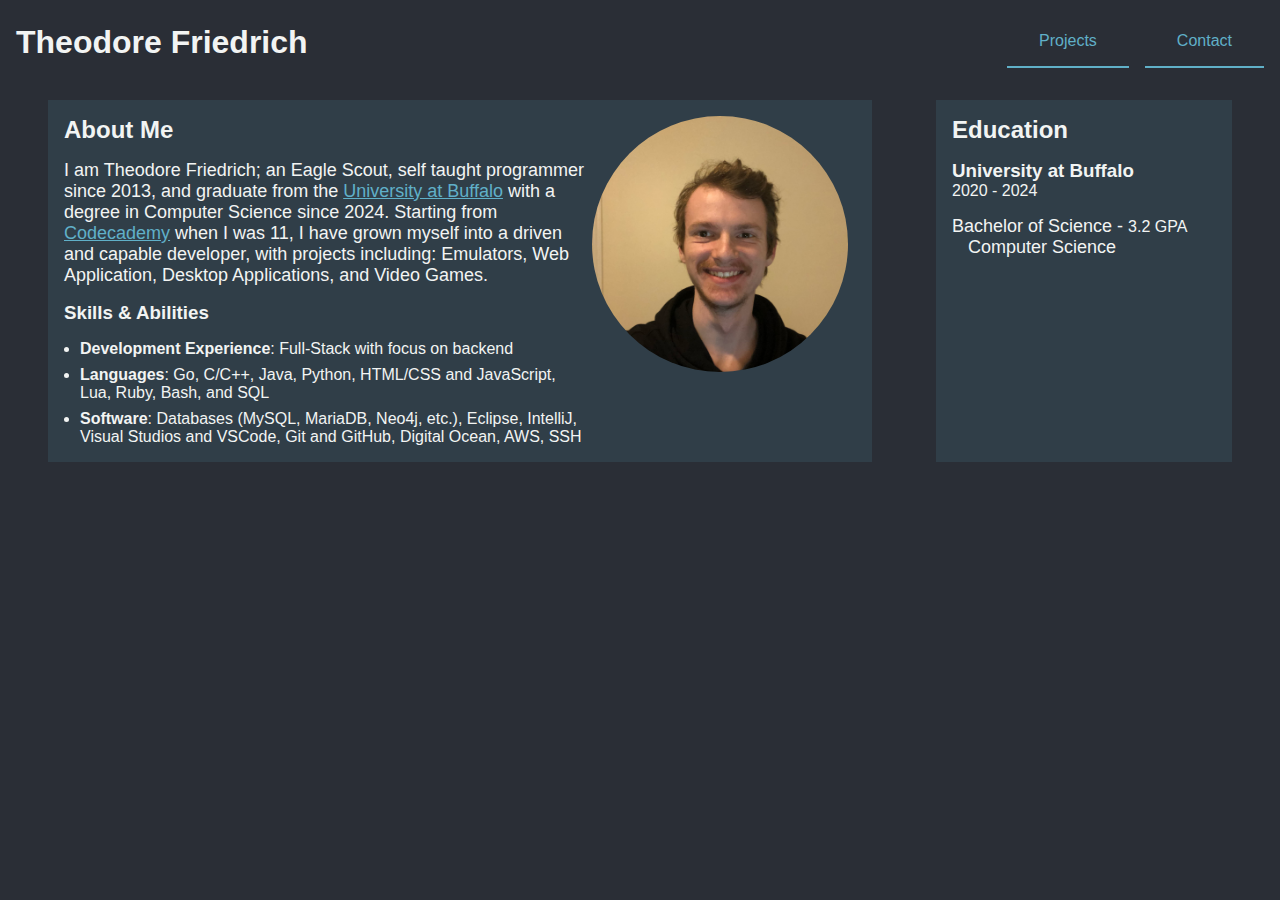
<file: index.html>
<!DOCTYPE html>

<html lang="en">
    <head>
        <meta charset="UTF-8">
        <meta name="viewport" content="width=device-width, initial-scale=1.0">

        <link rel="stylesheet" href="/public/styles/main.css">

        <title>Theodore Friedrich</title>
    </head>
    <body>
        <header>
            <h1>Theodore Friedrich</h1>
            <nav>
                <ul>
                    <li><a href="/projects">Projects</a></li>
                    <li><a href="/contact.html">Contact</a></li>
                </ul>
            </nav>
        </header>
        <main class="index">
            <section id="about-me">
                <div>
                    <h2>About Me</h2>
                    <p>I am Theodore Friedrich; an Eagle Scout, self taught programmer since 2013, and graduate from the <a href="https://www.buffalo.edu/">University at Buffalo</a> with a degree in Computer Science since 2024.
                    Starting from <a href="https://www.codecademy.com/">Codecademy</a> when I was 11, I have grown myself into a driven and capable developer, with projects including: Emulators, Web Application, Desktop Applications, and Video Games.</p>
                    <h3>Skills & Abilities</h3>
                    <ul>
                        <li><b>Development Experience</b>: Full-Stack with focus on backend</li>
                        <li><b>Languages</b>: Go, C/C++, Java, Python, HTML/CSS and JavaScript, Lua, Ruby, Bash, and SQL</li>
                        <li><b>Software</b>: Databases (MySQL, MariaDB, Neo4j, etc.), Eclipse, IntelliJ, Visual Studios and VSCode, Git and GitHub, Digital Ocean, AWS, SSH</li>
                    </ul>
                </div>
                <img id="me" src="/public/images/me.jpg"/>
            </section>
            <section>
                <h2>Education</h2>
                <div>
                    <h3>University at Buffalo</h3>
                    <span><time datetime="2020-09">2020</time> - <time datetime="2024-05">2024</time></span>
                    <div class="degree">
                        <p>Bachelor of Science - <span>3.2 GPA</span></p>
                        <p>Computer Science</p>
                    </div>
                </div>
            </section>
        </main>
    </body>
</html>
</file>
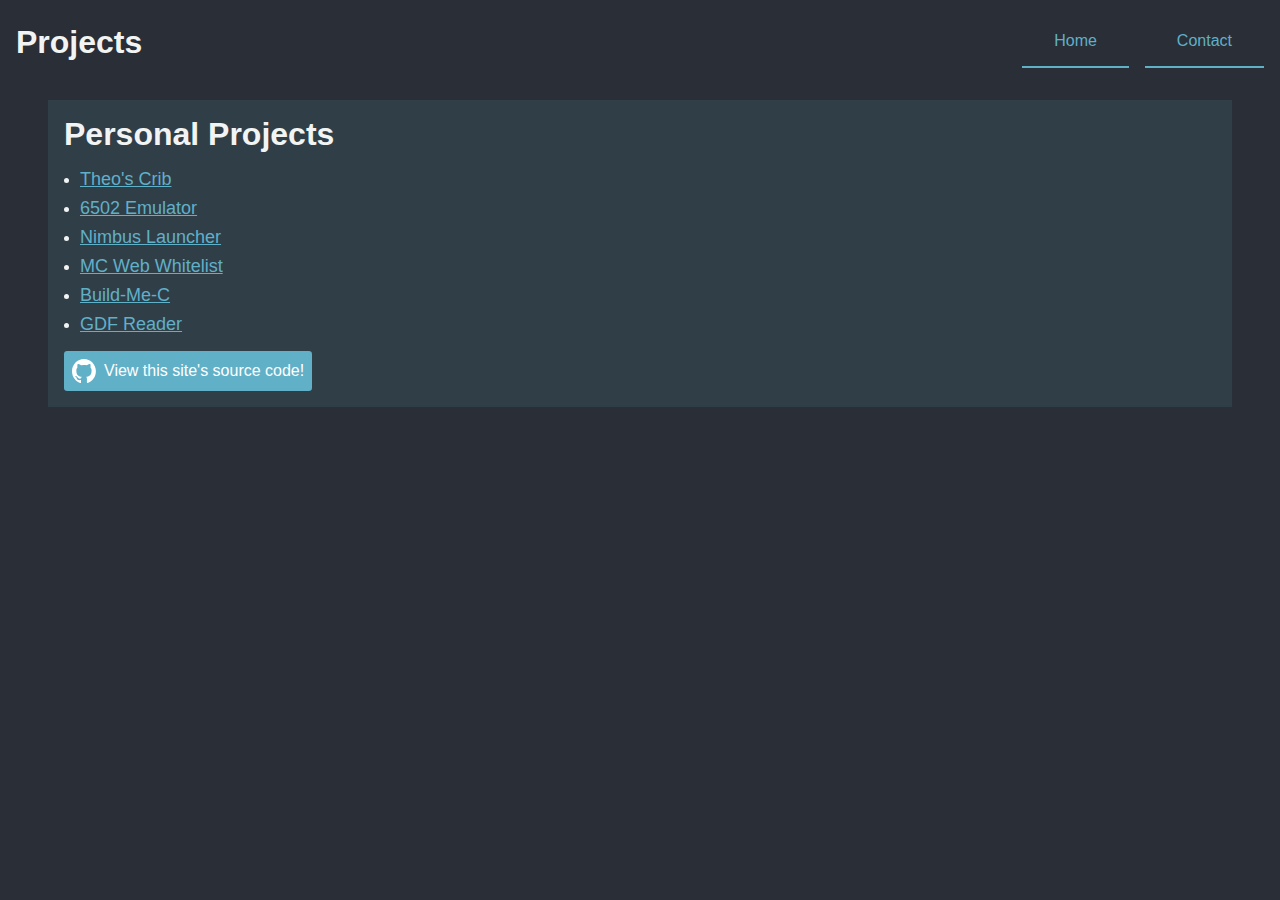
<file: projects/index.html>
<!DOCTYPE html>

<html lang="en">
    <head>
        <meta charset="UTF-8">
        <meta name="viewport" content="width=device-width, initial-scale=1.0">

        <link rel="stylesheet" href="/public/styles/main.css">
        <link rel="stylesheet" href="/public/styles/projects.css">

        <title>Projects</title>
    </head>
    <body>
        <header>
            <h1>Projects</h1>
            <nav>
                <ul>
                    <li><a href="/">Home</a></li>
                    <li><a href="/contact.html">Contact</a></li>
                </ul>
            </nav>
        </header>
        <main>
            <section>
                <h1>Personal Projects</h1>
                <ul>
                    <li><a href="/projects/theoscrib.html">Theo's Crib</a></li>
                    <li><a href="/projects/6502.html">6502 Emulator</a></li>
                    <li><a href="/projects/nimbus-launcher.html">Nimbus Launcher</a></li>
                    <li><a href="/projects/mc-web-whitelist.html">MC Web Whitelist</a></li>
                    <li><a href="/projects/build-me-c.html">Build-Me-C</a></li>
                    <li><a href="/projects/gdf-reader.html">GDF Reader</a></li>
                </ul>
                <a class="gh-link" href="https://github.com/I-Am-Dench/tcfriedrich" target="_blank" rel="noreferrer noopener">View this site's source code!</a>
            </section>
        </main>
    </body>
</html>
</file>
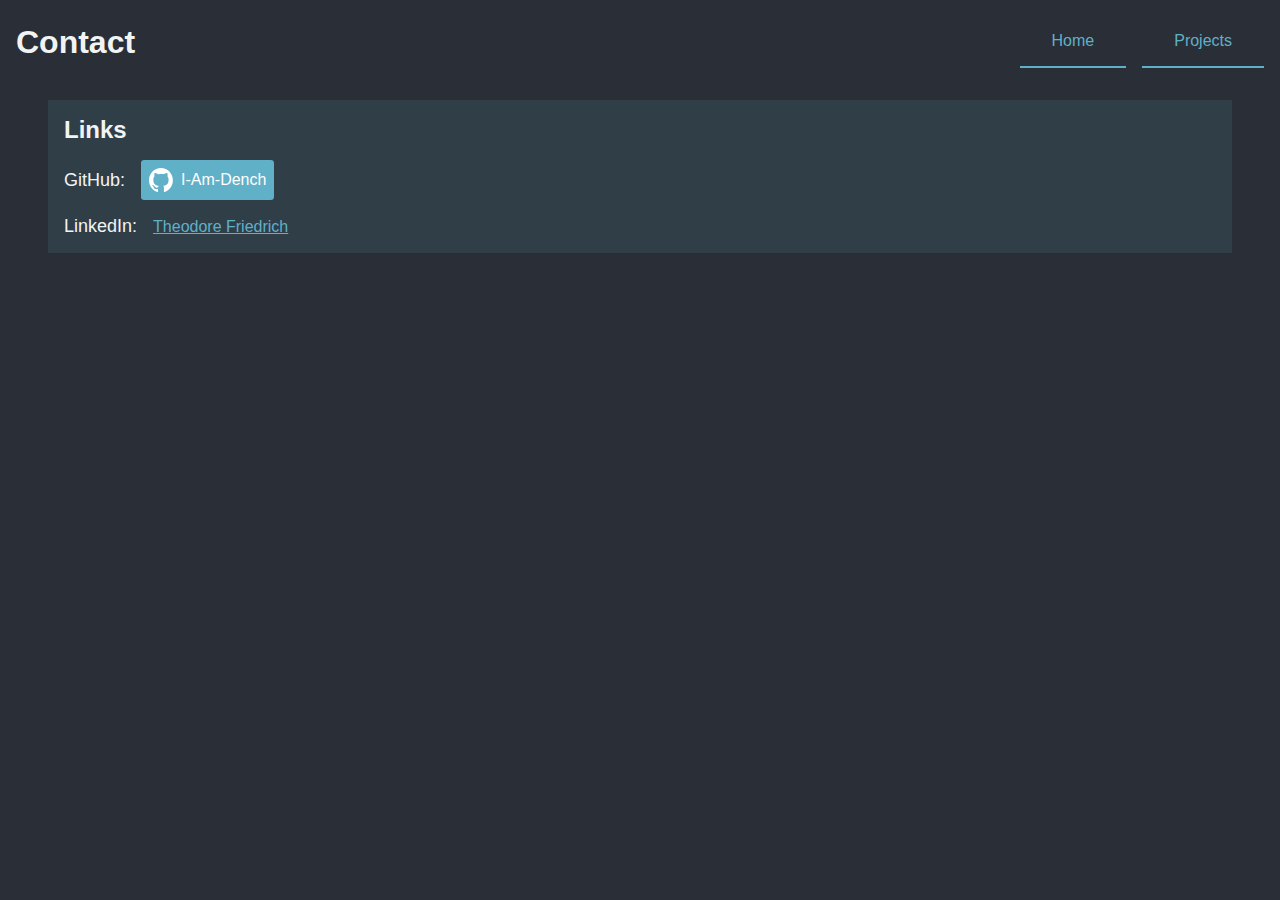
<file: contact.html>
<!DOCTYPE html>

<html lang="en">
    <head>
        <meta charset="UTF-8">
        <meta name="viewport" content="width=device-width, initial-scale=1.0">

        <link rel="stylesheet" href="/public/styles/main.css">

        <title>Contact</title>
    </head>
    <body>
        <header>
            <h1>Contact</h1>
            <nav>
                <ul>
                    <li><a href="/">Home</a></li>
                    <li><a href="/projects">Projects</a></li>
                </ul>
            </nav>
        </header>
        <main>
            <section>
                <h2>Links</h2>
                <div class="contact-link">
                    <p>GitHub:</p>
                    <a class="gh-link" href="https://github.com/I-Am-Dench" target="_blank" rel="noreferrer noopener">I-Am-Dench</a>
                </div>
                <div class="contact-link">
                    <p>LinkedIn:</p>
                    <a href="https://www.linkedin.com/in/theodore-friedrich" target="_blank" rel="noreferrer noopener">Theodore Friedrich</a>
                </div>
            </section>
        </main>
    </body>
</html>
</file>
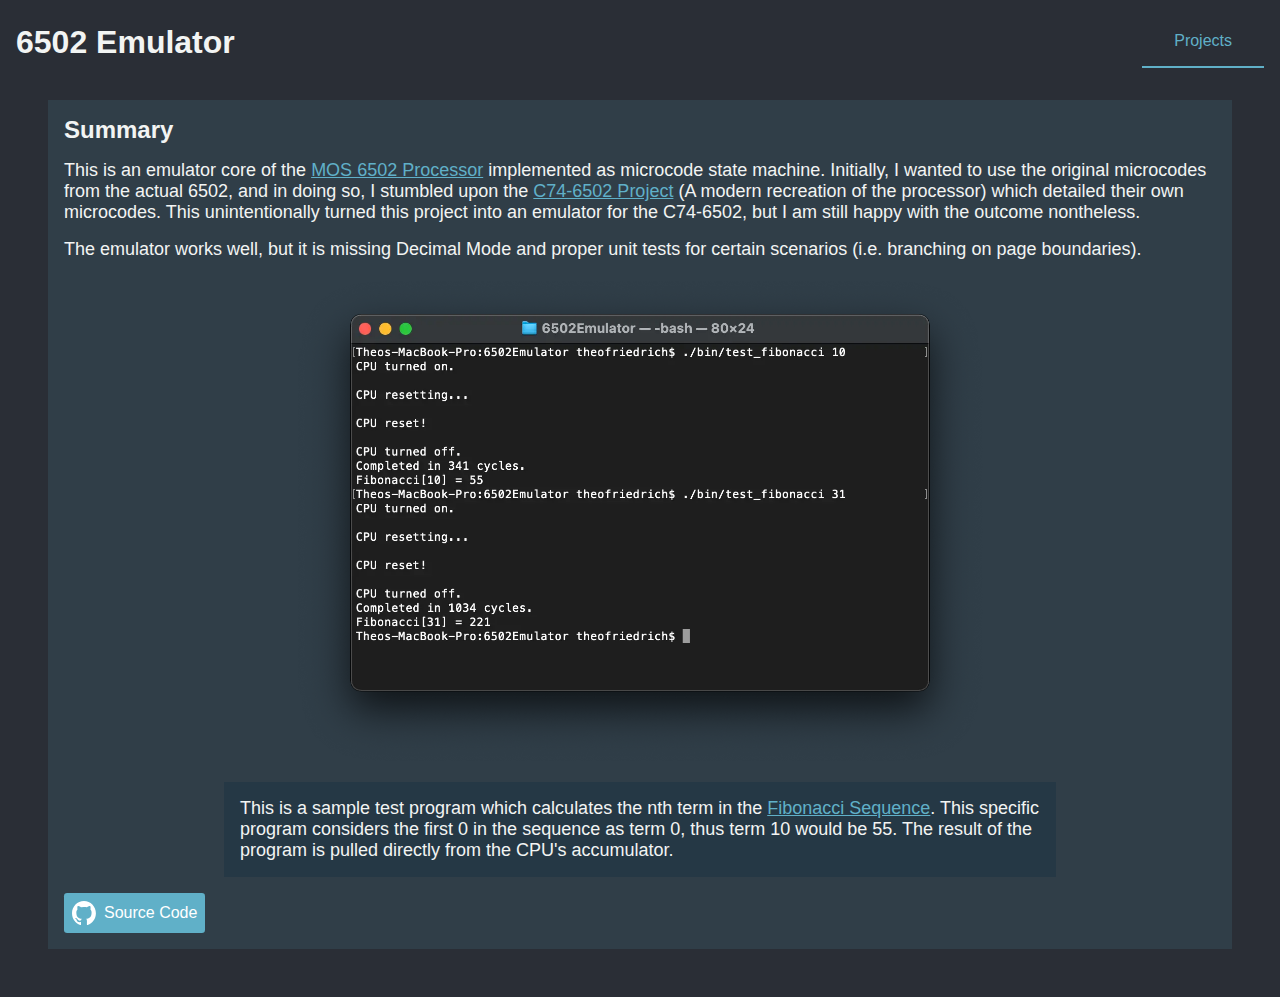
<file: projects/6502.html>
<!DOCTYPE html>

<html lang="en">
    <head>
        <meta charset="UTF-8">
        <meta name="viewport" content="width=device-width, initial-scale=1.0">

        <link rel="stylesheet" href="/public/styles/main.css">
        <link rel="stylesheet" href="/public/styles/projects.css">

        <title>6502 Emulator</title>
    </head>
    <body>
        <header>
            <h1>6502 Emulator</h1>
            <nav>
                <ul>
                    <li><a href="/projects/">Projects</a></li>
                </ul>
            </nav>
        </header>
        <main>
            <section>
                <h2>Summary</h2>
                <p>This is an emulator core of the <a href="https://en.wikipedia.org/wiki/MOS_Technology_6502">MOS 6502 Processor</a> implemented as microcode state machine.
                Initially, I wanted to use the original microcodes from the actual 6502, and in doing so, I stumbled upon the <a href="https://c74project.com/">C74-6502 Project</a> 
                (A modern recreation of the processor) which detailed their own microcodes. This unintentionally turned this project into an emulator for the C74-6502, but I am still 
                happy with the outcome nontheless.</p>
                <p>The emulator works well, but it is missing Decimal Mode and proper unit tests for certain scenarios (i.e. branching on page boundaries).</p>
                <figure>
                    <img class="window-screenshot" src="/public/images/projects/emulator_fibonacci.webp" alt="An image of a bash terminal with the outputs of two commands: the test_fibonacci program with the argument 10 and the test_fibonacci program with the argument 31. The first command runs in 341 cycles outputting the number 55. The second command runs in 1034 cycles and outputs the number 221."/>
                    <figcaption>
                        <p>This is a sample test program which calculates the nth term in the <a href="https://en.wikipedia.org/wiki/Fibonacci_sequence">Fibonacci Sequence</a>. This specific program considers the first 0 in the sequence as term 0, thus term 10 would be 55. The result of the program is pulled directly from the CPU's accumulator.</p>
                    </figcaption>
                </figure>
                <a class="gh-link" href="https://github.com/I-Am-Dench/6502Emulator" target="_blank" rel="noreferrer noopener">Source Code</a>
            </section>
        </main>
    </body>
</html>
</file>
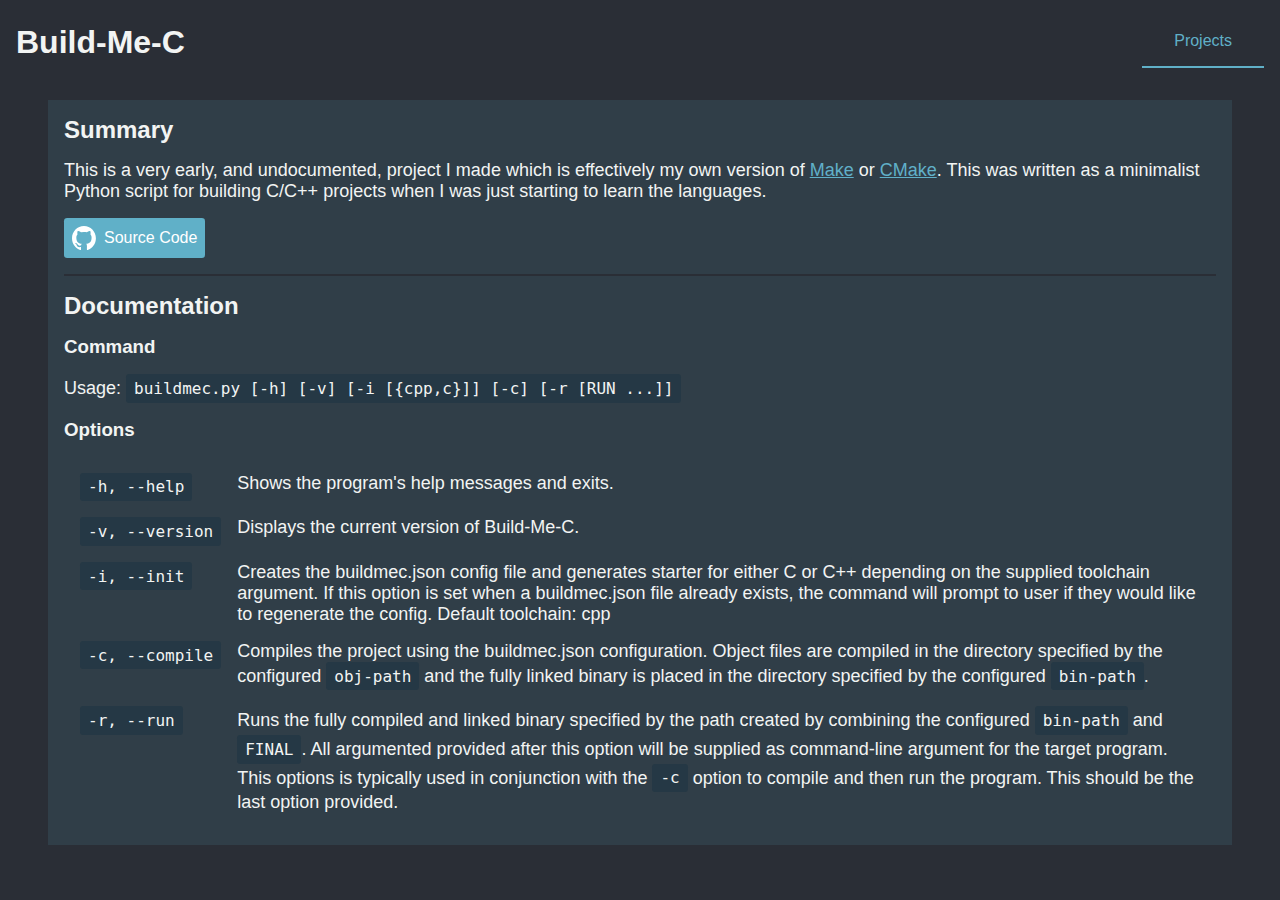
<file: projects/build-me-c.html>
<!DOCTYPE html>

<html lang="en">
    <head>
        <meta charset="UTF-8">
        <meta name="viewport" content="width=device-width, initial-scale=1.0">

        <link rel="stylesheet" href="/public/styles/main.css">
        <link rel="stylesheet" href="/public/styles/projects.css">

        <title>Build-Me-C</title>
    </head>
    <body>
        <header>
            <h1>Build-Me-C</h1>
            <nav>
                <ul>
                    <li><a href="/projects/">Projects</a></li>
                </ul>
            </nav>
        </header>
        <main>
            <section>
                <h2>Summary</h2>
                <p>This is a very early, and undocumented, project I made which is effectively my own version of <a href="https://www.gnu.org/software/make/">Make</a> or <a href="https://cmake.org/">CMake</a>. This was written as a minimalist Python script for building C/C++ projects when I was just starting to learn the languages.</p>
                <a class="gh-link" href="https://github.com/I-Am-Dench/BuildMeC" target="_blank" rel="noreferrer noopener">Source Code</a>
                <hr/>

                <h2>Documentation</h2>
                <h3>Command</h3>
                <p>Usage: <code>buildmec.py [-h] [-v] [-i [{cpp,c}]] [-c] [-r [RUN ...]]</code></p>

                <h3>Options</h3>
                <table class="options-help">
                    <tbody>
                        <tr>
                            <td><code>-h, --help</code></td>
                            <td><p>Shows the program's help messages and exits.</p></td>
                        </tr>
                        <tr>
                            <td><code>-v, --version</code></td>
                            <td><p>Displays the current version of Build-Me-C.</p></td>
                        </tr>
                        <tr>
                            <td><code>-i, --init</code></td>
                            <td><p>
                                Creates the buildmec.json config file and generates starter for either C or C++ depending on the supplied toolchain argument.
                                If this option is set when a buildmec.json file already exists, the command will prompt to user if they would like to regenerate the config. Default toolchain: cpp
                            </p></td>
                        </tr>
                        <tr>
                            <td><code>-c, --compile</code></td>
                            <td><p>
                                Compiles the project using the buildmec.json configuration. Object files are compiled in the directory specified by the configured <code>obj-path</code> and the fully linked binary is placed in the directory specified by the configured <code>bin-path</code>.
                            </p></td>
                        </tr>
                        <tr>
                            <td><code>-r, --run</code></td>
                            <td><p>
                                Runs the fully compiled and linked binary specified by the path created by combining the configured <code>bin-path</code> and <code>FINAL</code>. All argumented provided after this option will be supplied as command-line argument for the target program.
                                This options is typically used in conjunction with the <code>-c</code> option to compile and then run the program. This should be the last option provided.
                            </p></td>
                        </tr>
                    </tbody>
                </table>
            </section>
        </main>
    </body>
</html>
</file>
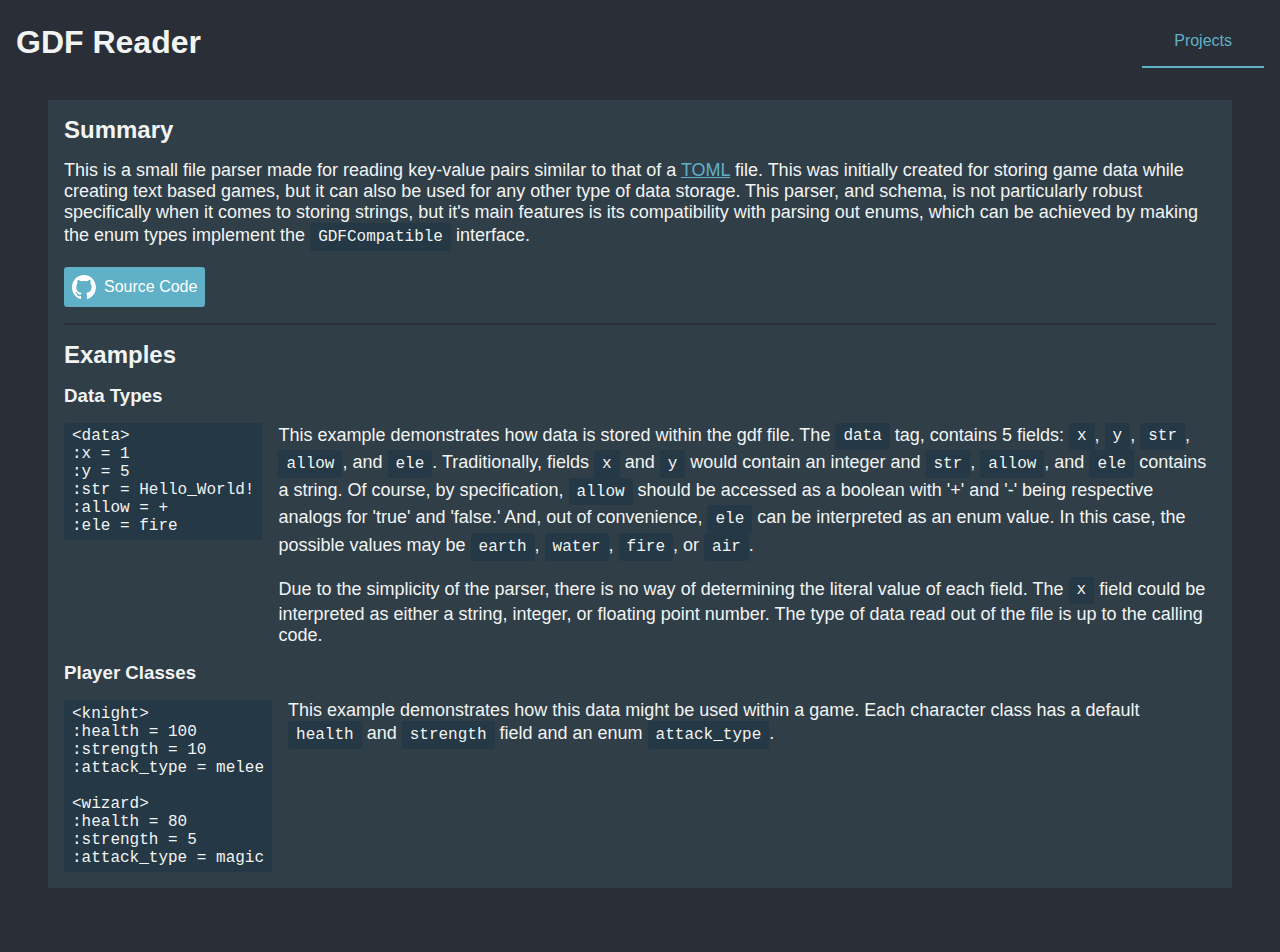
<file: projects/gdf-reader.html>
<!DOCTYPE html>

<html lang="en">
    <head>
        <meta charset="UTF-8">
        <meta name="viewport" content="width=device-width, initial-scale=1.0">

        <link rel="stylesheet" href="/public/styles/main.css">
        <link rel="stylesheet" href="/public/styles/projects.css">

        <title>GDF Reader</title>
    </head>
    <body>
        <header>
            <h1>GDF Reader</h1>
            <nav>
                <ul>
                    <li><a href="/projects/">Projects</a></li>
                </ul>
            </nav>
        </header>
        <main>
            <section>
                <h2>Summary</h2>
                <p>This is a small file parser made for reading key-value pairs similar to that of a <a href="https://toml.io/en/">TOML</a> file. This was initially created for storing game data while creating text based games, 
                but it can also be used for any other type of data storage. This parser, and schema, is not particularly robust specifically when it comes to storing strings, but it's main features is its compatibility with parsing out enums, 
                which can be achieved by making the enum types implement the <code>GDFCompatible</code> interface.</p>
                <a class="gh-link" href="https://github.com/I-Am-Dench/GDFReader" target="_blank" rel="noreferrer noopener">Source Code</a>
                <hr/>

                <h2>Examples</h2>

                <h3>Data Types</h3>
                <div class="code-example">
<pre><code>&lt;data&gt;
:x = 1
:y = 5
:str = Hello_World!
:allow = +
:ele = fire
</code></pre>
                    <aside>
                        <p>This example demonstrates how data is stored within the gdf file. The <code>data</code> tag, contains 5 fields:
                        <code>x</code>, <code>y</code>, <code>str</code>, <code>allow</code>, and <code>ele</code>. Traditionally,
                        fields <code>x</code> and <code>y</code> would contain an integer and <code>str</code>, <code>allow</code>, and <code>ele</code>
                        contains a string. Of course, by specification, <code>allow</code> should be accessed as a boolean with '+' and '-' being
                        respective analogs for 'true' and 'false.' And, out of convenience, <code>ele</code> can be interpreted as an enum value.
                        In this case, the possible values may be <code>earth</code>, <code>water</code>, <code>fire</code>, or <code>air</code>.</p>
                        <p>Due to the simplicity of the parser, there is no way of determining the literal value of each field.
                        The <code>x</code> field could be interpreted as either a string, integer, or floating point number. The type of
                        data read out of the file is up to the calling code.</p>
                    </aside>
                </div>

                <h3>Player Classes</h3>
                <div class="code-example">
<pre><code>&lt;knight&gt;
:health = 100
:strength = 10
:attack_type = melee

&lt;wizard&gt;
:health = 80
:strength = 5
:attack_type = magic
</code></pre>
                    <aside>
                        <p>This example demonstrates how this data might be used within a game. Each character class
                        has a default <code>health</code> and <code>strength</code> field and an enum <code>attack_type</code>.</p>
                    </aside>
                </div>
            </section>
        </main>
    </body>
</html>
</file>
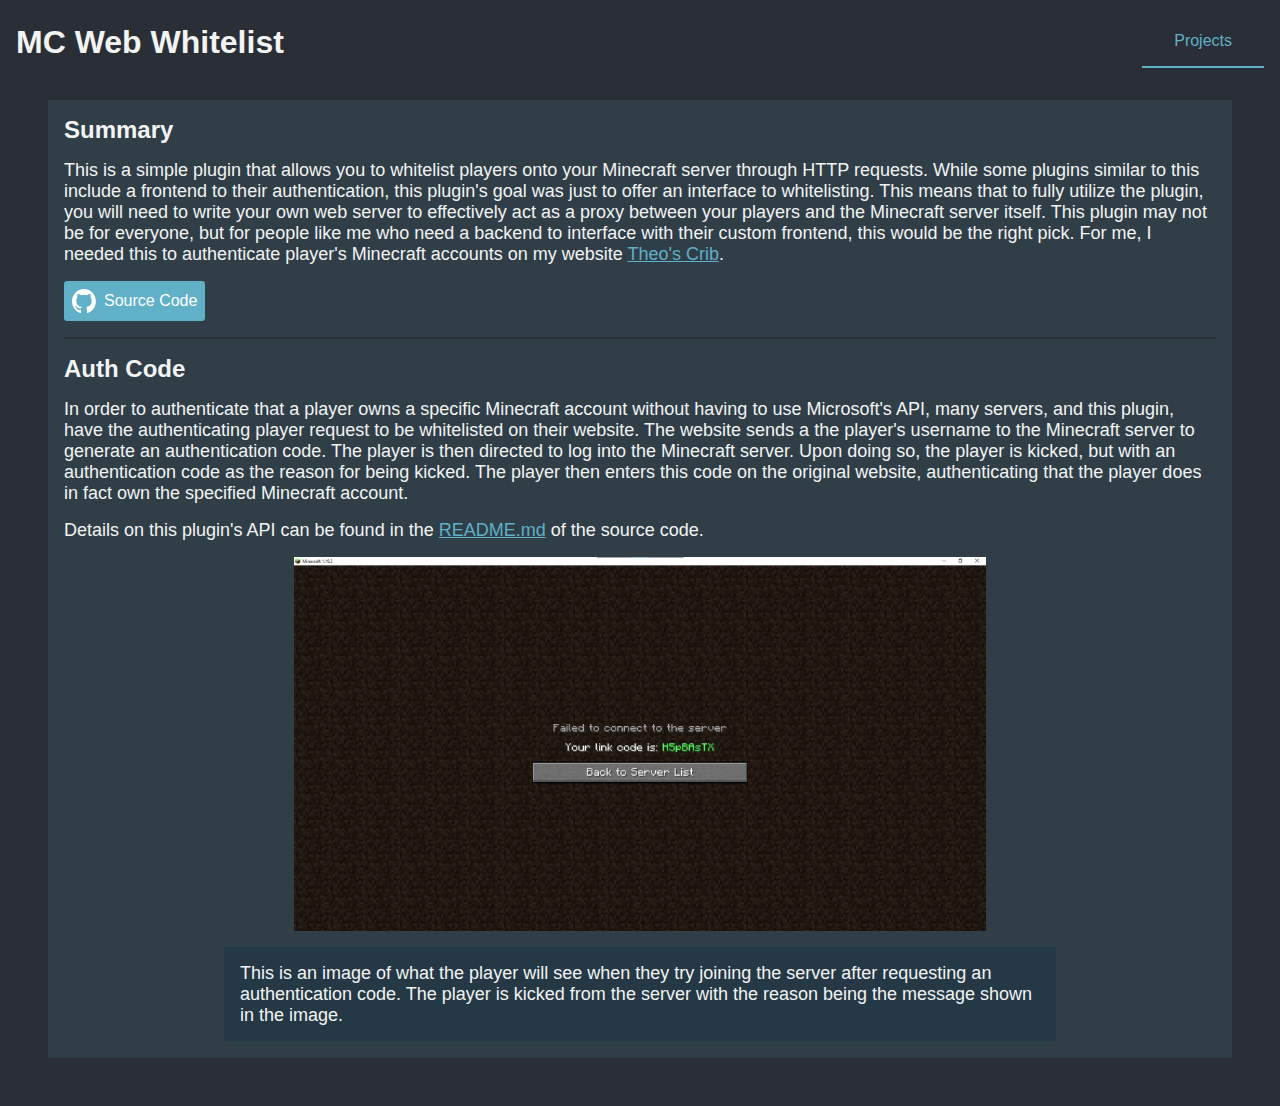
<file: projects/mc-web-whitelist.html>
<!DOCTYPE html>

<html lang="en">
    <head>
        <meta charset="UTF-8">
        <meta name="viewport" content="width=device-width, initial-scale=1.0">

        <link rel="stylesheet" href="/public/styles/main.css">
        <link rel="stylesheet" href="/public/styles/projects.css">

        <title>MC Web Whitelist</title>
    </head>
    <body>
        <header>
            <h1>MC Web Whitelist</h1>
            <nav>
                <ul>
                    <li><a href="/projects/">Projects</a></li>
                </ul>
            </nav>
        </header>
        <main>
            <section>
                <h2>Summary</h2>
                <p>This is a simple plugin that allows you to whitelist players onto your Minecraft server through HTTP requests. While some plugins similar to this
                include a frontend to their authentication, this plugin's goal was just to offer an interface to whitelisting. This means that to fully utilize the plugin,
                you will need to write your own web server to effectively act as a proxy between your players and the Minecraft server itself. This plugin may not be for everyone,
                but for people like me who need a backend to interface with their custom frontend, this would be the right pick. For me, I needed this to authenticate player's Minecraft
                accounts on my website <a href="/projects/theoscrib.html">Theo's Crib</a>.</p>

                <a class="gh-link" href="https://github.com/I-Am-Dench/MCWebWhitelist" target="_blank" rel="noreferrer noopener">Source Code</a>
                <hr/>

                <h2>Auth Code</h2>
                <p>In order to authenticate that a player owns a specific Minecraft account without having to use Microsoft's API, many servers, and this plugin, have the authenticating player
                request to be whitelisted on their website. The website sends a the player's username to the Minecraft server to generate an authentication code. The player is then directed to log into
                the Minecraft server. Upon doing so, the player is kicked, but with an authentication code as the reason for being kicked. The player then enters this code on the original website,
                authenticating that the player does in fact own the specified Minecraft account.</p>
                <p>Details on this plugin's API can be found in the <a href="https://github.com/I-Am-Dench/MCWebWhitelist/blob/main/README.md">README.md</a> of the source code.</p>

                <figure>
                    <img src="/public/images/projects/minecraft_auth_code.webp" alt="A Minecraft window with text saying: Failed to connect to the server. Below, it says: Your link code is: H5pBAsTX">
                    <figcaption>
                        <p>This is an image of what the player will see when they try joining the server after requesting an authentication code. The player is kicked from the server with the reason
                        being the message shown in the image.</p>
                    </figcaption>
                </figure>
            </section>
        </main>
    </body>
</html>
</file>
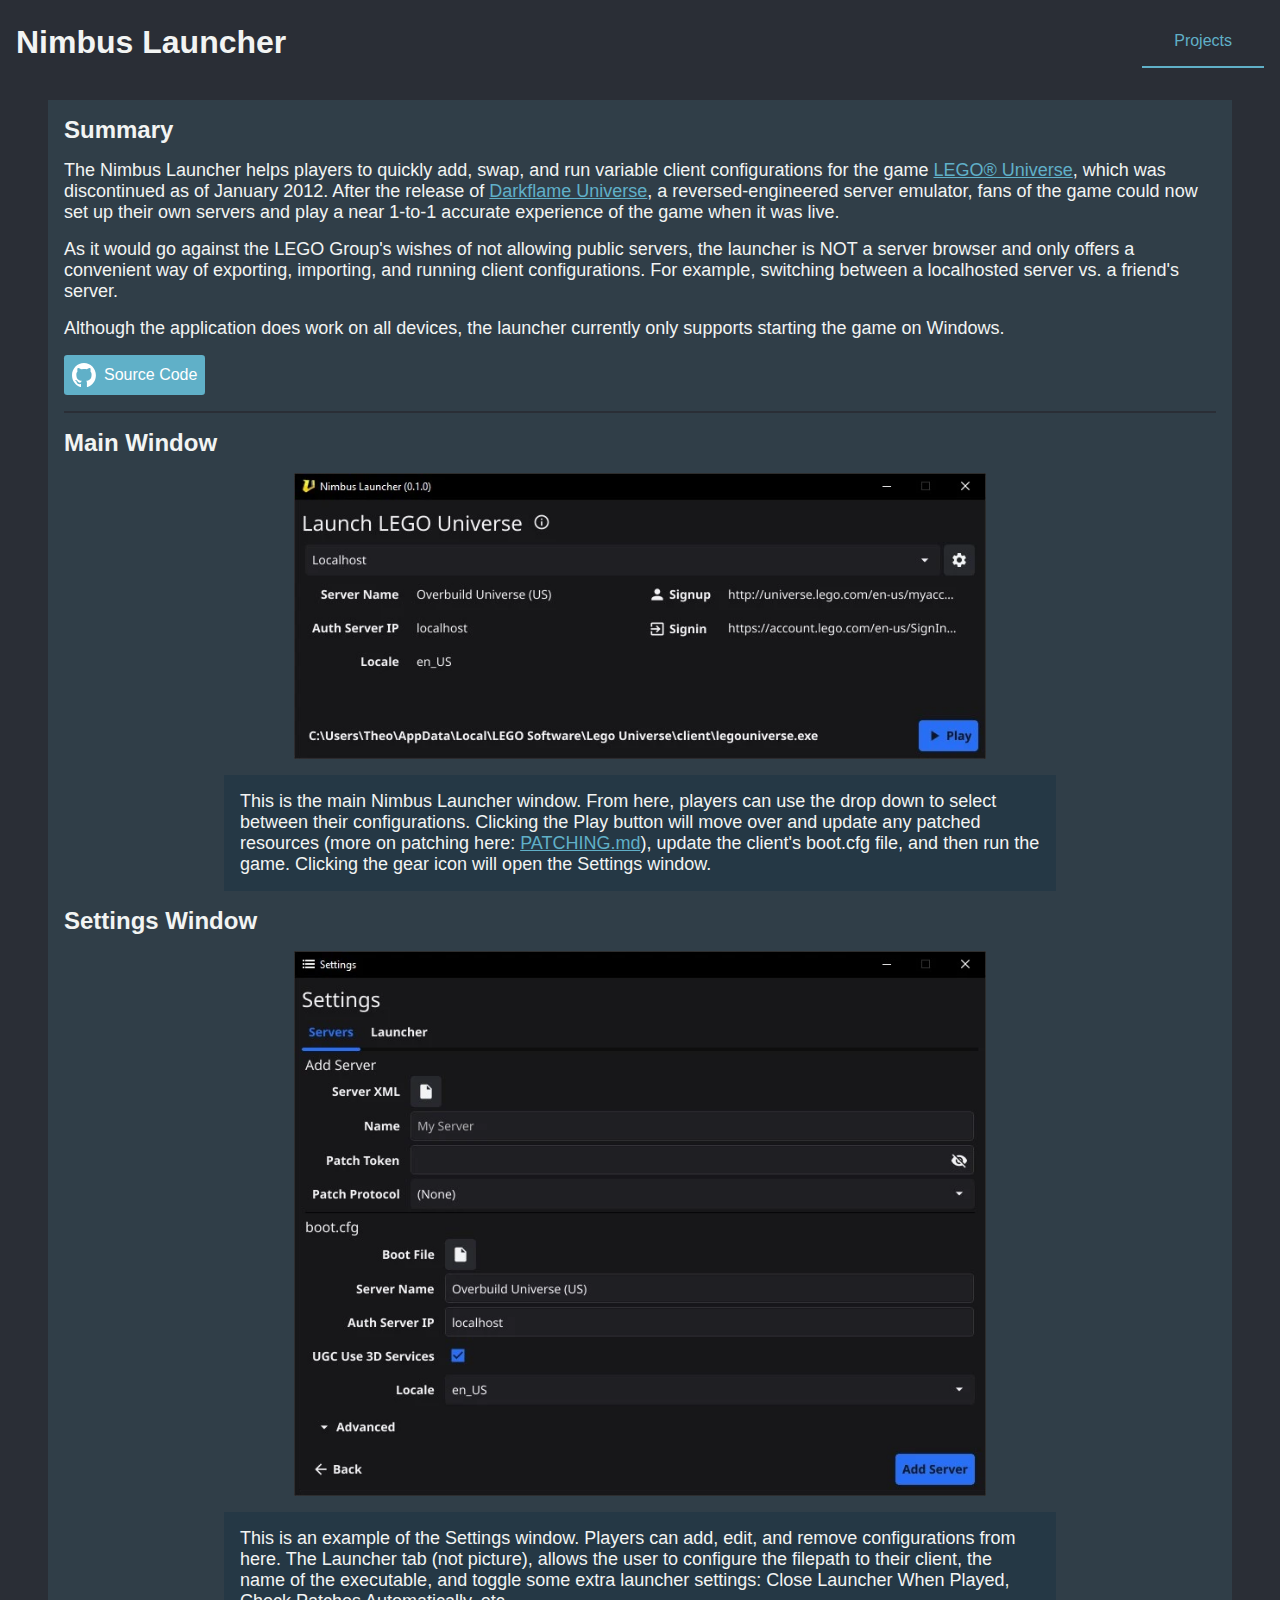
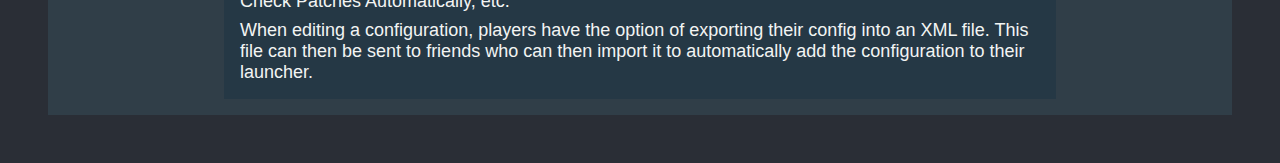
<file: projects/nimbus-launcher.html>
<!DOCTYPE html>

<html lang="en">
    <head>
        <meta charset="UTF-8">
        <meta name="viewport" content="width=device-width, initial-scale=1.0">

        <link rel="stylesheet" href="/public/styles/main.css">
        <link rel="stylesheet" href="/public/styles/projects.css">

        <title>Nimbus Launcher</title>
    </head>
    <body>
        <header>
            <h1>Nimbus Launcher</h1>
            <nav>
                <ul>
                    <li><a href="/projects/">Projects</a></li>
                </ul>
            </nav>
        </header>
        <main>
            <section>
                <h2>Summary</h2>
                <p>The Nimbus Launcher helps players to quickly add, swap, and run variable client configurations for the game <a href="https://en.wikipedia.org/wiki/Lego_Universe">LEGO® Universe</a>,
                which was discontinued as of January 2012. After the release of <a href="https://github.com/DarkflameUniverse/DarkflameServer">Darkflame Universe</a>, a reversed-engineered server emulator,
                fans of the game could now set up their own servers and play a near 1-to-1 accurate experience of the game when it was live.</p>
                <p>As it would go against the LEGO Group's wishes of not allowing public servers, the launcher is NOT a server browser and only offers a convenient way of exporting, importing, and running
                client configurations. For example, switching between a localhosted server vs. a friend's server.</p>

                <p>Although the application does work on all devices, the launcher currently only supports starting the game on Windows.</p>
                
                <a class="gh-link" href="https://github.com/I-Am-Dench/nimbus-launcher" target="_blank" rel="noreferrer noopener">Source Code</a>
                <hr/>

                <h2>Main Window</h2>
                <figure>
                    <img class="window-screenshot" src="/public/images/projects/nimbus-launcher.webp" alt="An open window that says Launch LEGO Universe with a dropdown saying Localhost below it. Below the dropdown is a list of information for the selected server such as the Server Name, Server IP, and Locale. There is a play button on the bottom right.">
                    <figcaption>
                        <p>This is the main Nimbus Launcher window. From here, players can use the drop down to select between their configurations.
                        Clicking the Play button will move over and update any patched resources (more on patching here: <a href="https://github.com/I-Am-Dench/nimbus-launcher/blob/main/PATCHING.md">PATCHING.md</a>),
                        update the client's boot.cfg file, and then run the game. Clicking the gear icon will open the Settings window.</p>
                    </figcaption>
                </figure>

                <h2>Settings Window</h2>
                <figure>
                    <img class="window-screenshot" src="/public/images/projects/nimbus-launcher_settings.webp" alt="">
                    <figcaption>
                        <p>This is an example of the Settings window. Players can add, edit, and remove configurations from here. The Launcher tab (not picture), allows the user to configure the filepath
                        to their client, the name of the executable, and toggle some extra launcher settings: Close Launcher When Played, Check Patches Automatically, etc.</p>
                        <p>When editing a configuration, players have the option of exporting their config into an XML file.
                        This file can then be sent to friends who can then import it to automatically add the configuration to their launcher.</p>
                    </figcaption>
                </figure>
            </section>
        </main>
    </body>
</html>
</file>
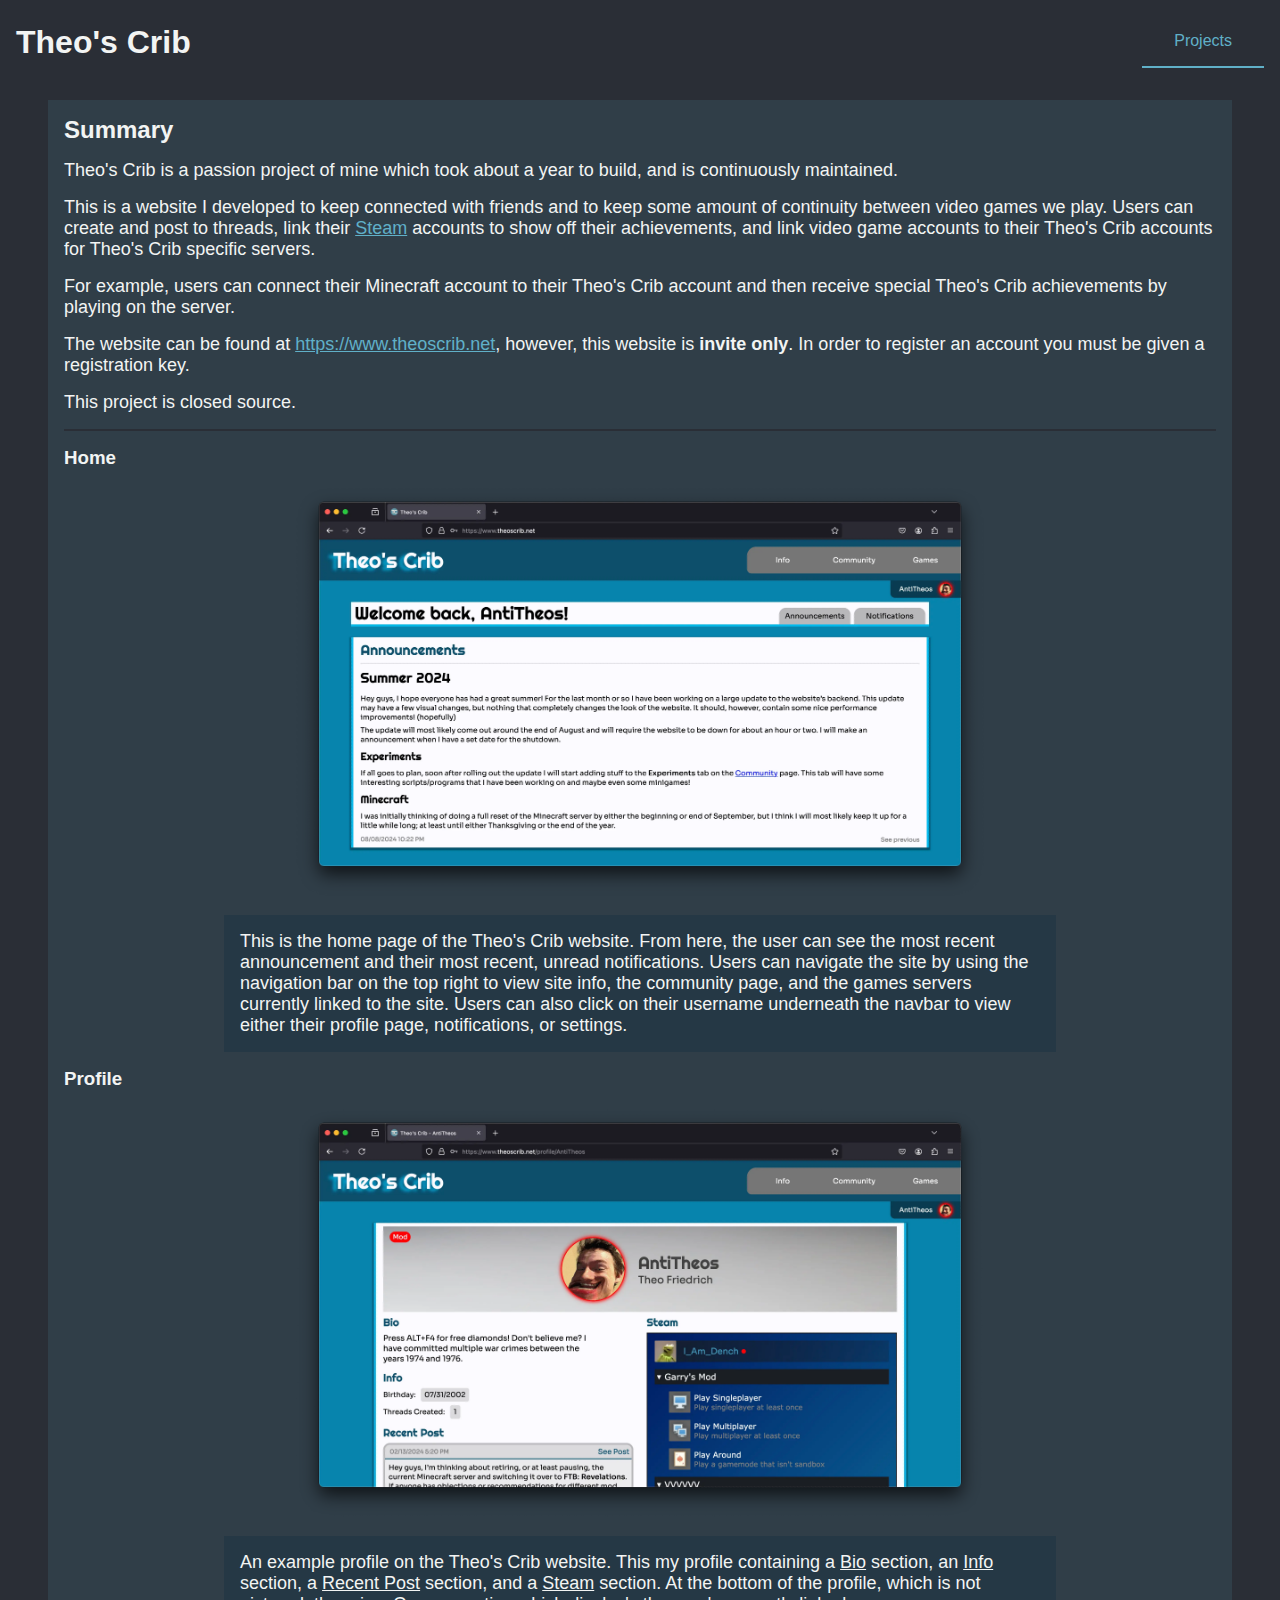
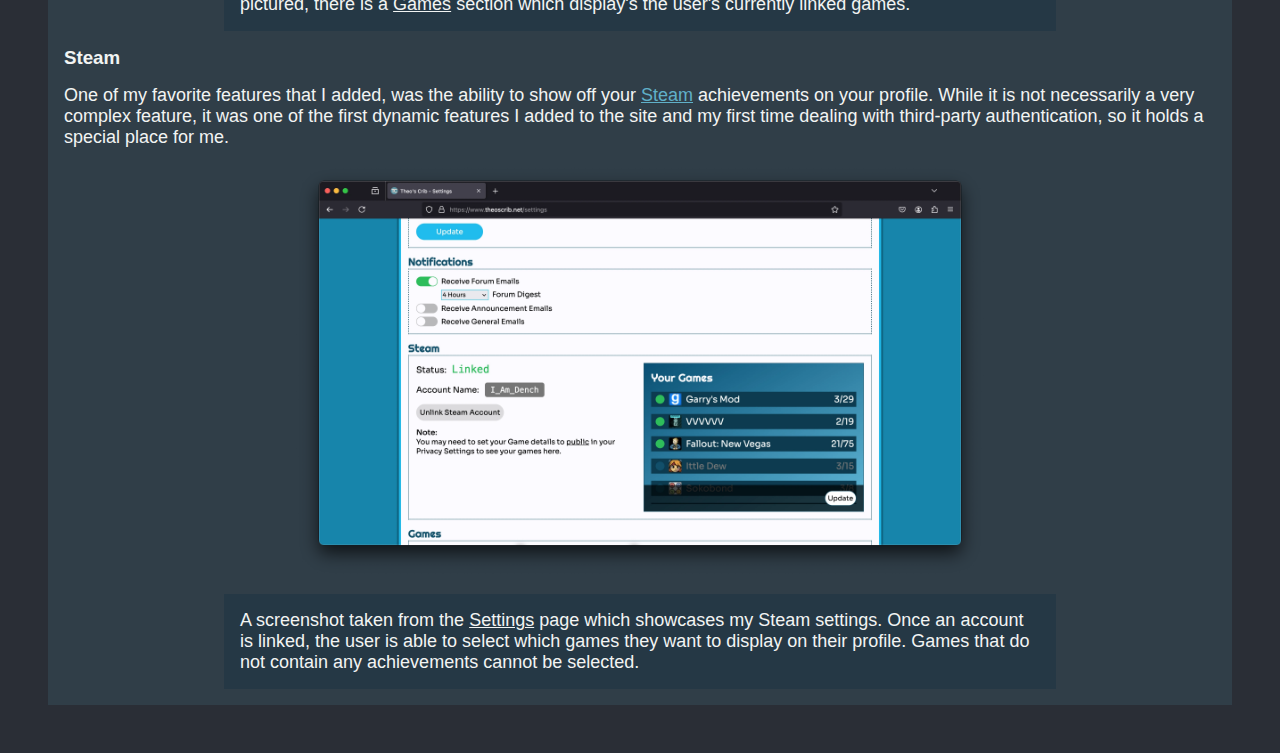
<file: projects/theoscrib.html>
<!DOCTYPE html>

<html lang="en">
    <head>
        <meta charset="UTF-8">
        <meta name="viewport" content="width=device-width, initial-scale=1.0">

        <link rel="stylesheet" href="/public/styles/main.css">
        <link rel="stylesheet" href="/public/styles/projects.css">

        <title>Theo's Crib</title>
    </head>
    <body>
        <header>
            <h1>Theo's Crib</h1>
            <nav>
                <ul>
                    <li><a href="/projects/">Projects</a></li>
                </ul>
            </nav>
        </header>
        <main>
            <section>
                <h2>Summary</h2>
                <p>Theo's Crib is a passion project of mine which took about a year to build, and is continuously maintained.</p>
                <p>This is a website I developed to keep connected with friends and to keep some amount of continuity between video games we play.
                Users can create and post to threads, link their <a href="https://store.steampowered.com/">Steam</a> accounts to show off their achievements, and link video game accounts to their
                Theo's Crib accounts for Theo's Crib specific servers.</p>
                <p>For example, users can connect their Minecraft account to their Theo's Crib account and then receive special Theo's Crib achievements by playing on the server.</p>
                <p>The website can be found at <a href="https://www.theoscrib.net">https://www.theoscrib.net</a>, however, this website is <b>invite only</b>. In order to register an account you must be given a registration key.</p>

                <p>This project is closed source.</p>
                <hr/>

                <h3>Home</h3>
                <figure class="window-screenshot">
                    <img src="/public/images/projects/theoscrib_home.webp" alt="The home page of the Theo's Crib website. There is a heading saying 'Welcome back, AntiTheos' with two tabs next to it: Announcements and Notifications.">
                    <figcaption>
                        <p>This is the home page of the Theo's Crib website. From here, the user can see the most recent announcement and their most recent, unread notifications.
                        Users can navigate the site by using the navigation bar on the top right to view site info, the community page, and the games servers currently linked to the site.
                        Users can also click on their username underneath the navbar to view either their profile page, notifications, or settings.</p>
                    </figcaption>
                </figure>

                <h3>Profile</h3>
                <figure class="window-screenshot">
                    <img src="/public/images/projects/theoscrib_profile.webp" alt="An image of my profile page of the live Theo's Crib website. Next to my profile image is the text AntiTheos with the text Theo Friedrich under it."/>
                    <figcaption>
                        <p>An example profile on the Theo's Crib website. This my profile containing a <u>Bio</u> section, an <u>Info</u> section, a <u>Recent Post</u> section, and a <u>Steam</u> section.
                        At the bottom of the profile, which is not pictured, there is a <u>Games</u> section which display's the user's currently linked games.</p>
                    </figcaption>
                </figure>

                <h3>Steam</h3>

                <p>One of my favorite features that I added, was the ability to show off your <a href="https://store.steampowered.com">Steam</a> achievements on your profile.
                While it is not necessarily a very complex feature, it was one of the first dynamic features I added to the site and my first time dealing with third-party authentication, so it holds a special place for me.</p>

                <figure class="window-screenshot">
                    <img src="/public/images/projects/theoscrib_steam.webp" alt=""/>
                    <figcaption>
                        <p>A screenshot taken from the <u>Settings</u> page which showcases my Steam settings. Once an account is linked,
                        the user is able to select which games they want to display on their profile. Games that do not contain any achievements cannot be selected.</p>
                    </figcaption>
                </figure>
            </section>
        </main>
    </body>
</html>
</file>
<file: public/styles/main.css>
:root {
    --background: #2A2E36;
    --foreground: #F2F4F3;
    --section-bg: #60B0C820;
    --caption-bg: #253845;
    --link-fg: #60B0C8;

    color: var(--foreground);
    font-family: Arial, Helvetica, sans-serif;
}

* {
    margin: 0;
    padding: 0;
}

body {
    background-color: var(--background);
    padding: 1rem;
}

section > * ~ *,
section > div > * ~ * {
    margin-top: 1rem;
}

section ul li ~ li {
    margin-top: 0.5rem;
}

p {
    font-size: 18px;
}

a {
    color: var(--link-fg);   
}

nav ul {
    display: flex;
    list-style: none;
    gap: 1rem;
}

nav li {
    display: inline-block;
}

nav a {
    display: inline-block;
    position: relative;
    border-bottom: var(--link-fg) 2px solid;
    text-decoration: none;
    padding: 1rem 2rem;
    color: var(--link-fg);
}

nav a::before {
    z-index: -1;
    content: '';
    display: inline-block;
    position: absolute;
    bottom: 0;
    left: 0;
    background-color: #fff2;
    width: 100%;
    height: 0;
    transition: height 100ms;
}

nav a:hover::before {
    height: 100%;
}

header {
    display: flex;
    align-items: center;
    justify-content: space-between;
}

section {
    margin: 2rem;
    padding: 1rem;
    background-color: var(--section-bg);
    flex: 1;
}

section ul {
    margin-left: 1rem;
}

figure {
    display: flex;
    flex-direction: column;
    align-items: center;
    width: 100%;
    gap: 1rem;
}

figure img {
    max-width: 60%;
}

figcaption {
    margin: 0 10rem;
    padding: 1rem;
    background-color: var(--caption-bg);
    align-self: center;
}

figcaption > * ~ * {
    margin-top: 0.5rem;
}

code {
    display: inline-block;
    background-color: var(--caption-bg);
    border-radius: 0.2rem;
    padding: 0.3rem 0.5rem;
    font-size: 16px;
}

hr {
    border: 0;
    border-top: 2px solid var(--background);
}

#about-me {
    display: flex;
    flex: 3;
}

#me {
    --size: 256px;

    object-fit: cover;
    width: var(--size);
    height: var(--size);
    border-radius: 100%;
    margin: 0 0.5rem;
}

.index {
    display: flex;
}

.degree span {
    font-size: 16px;
}

.degree p ~ p {
    margin-left: 1rem;
}

.gh-link {
    display: flex;
    padding: 0.5rem;
    align-items: center;
    gap: 0.5rem;
    text-decoration: none;
    width: fit-content;
    color: white;
    border-radius: 0.2rem;
    background-color: var(--link-fg);
}

.gh-link::before {
    content: '';
    background: url("/public/images/github-mark-white.svg") no-repeat;
    background-size: contain;
    display: block;
    width: 1.5rem;
    height: 1.5rem;
}

.gh-link[disabled] {
    background-color: #898C8E;
}

.gh-link[disabled]:hover {
    cursor: not-allowed;
}

.contact-link {
    display: flex;
    align-items: center;
    gap: 1rem;
}

.contact-link * {
    margin: 0;
}

.code-example {
    display: flex;
    gap: 1rem;
}

.code-example aside {
    margin-top: 0;
}

.code-example aside > * ~ * {
    margin-top: 1rem;
}

@media screen and (max-width: 900px) {
    .index {
        display: block;
    }
    
    #about-me {
        flex-direction: column;
    }

    #me {
        margin: 1rem auto;
    }

    section {
        margin-left: 0;
        margin-right: 0;
    }

    figure img {
        max-width: 100%;
    }

    figcaption {
        margin: 0;
    }

    pre code {
        display: block;
    }

    .code-example {
        flex-direction: column;
    }
}

@media screen and (max-width: 650px) {
    header {
        flex-direction: column;
    }
}
</file>
<file: public/styles/projects.css>
.options-help {
    border-spacing: 1rem;
}

.options-help td {
    vertical-align: top;
}

.options-help td:first-child {
    max-width: 100%;
    white-space: nowrap;
}

section li a {
    font-size: 18px;
}
</file>
